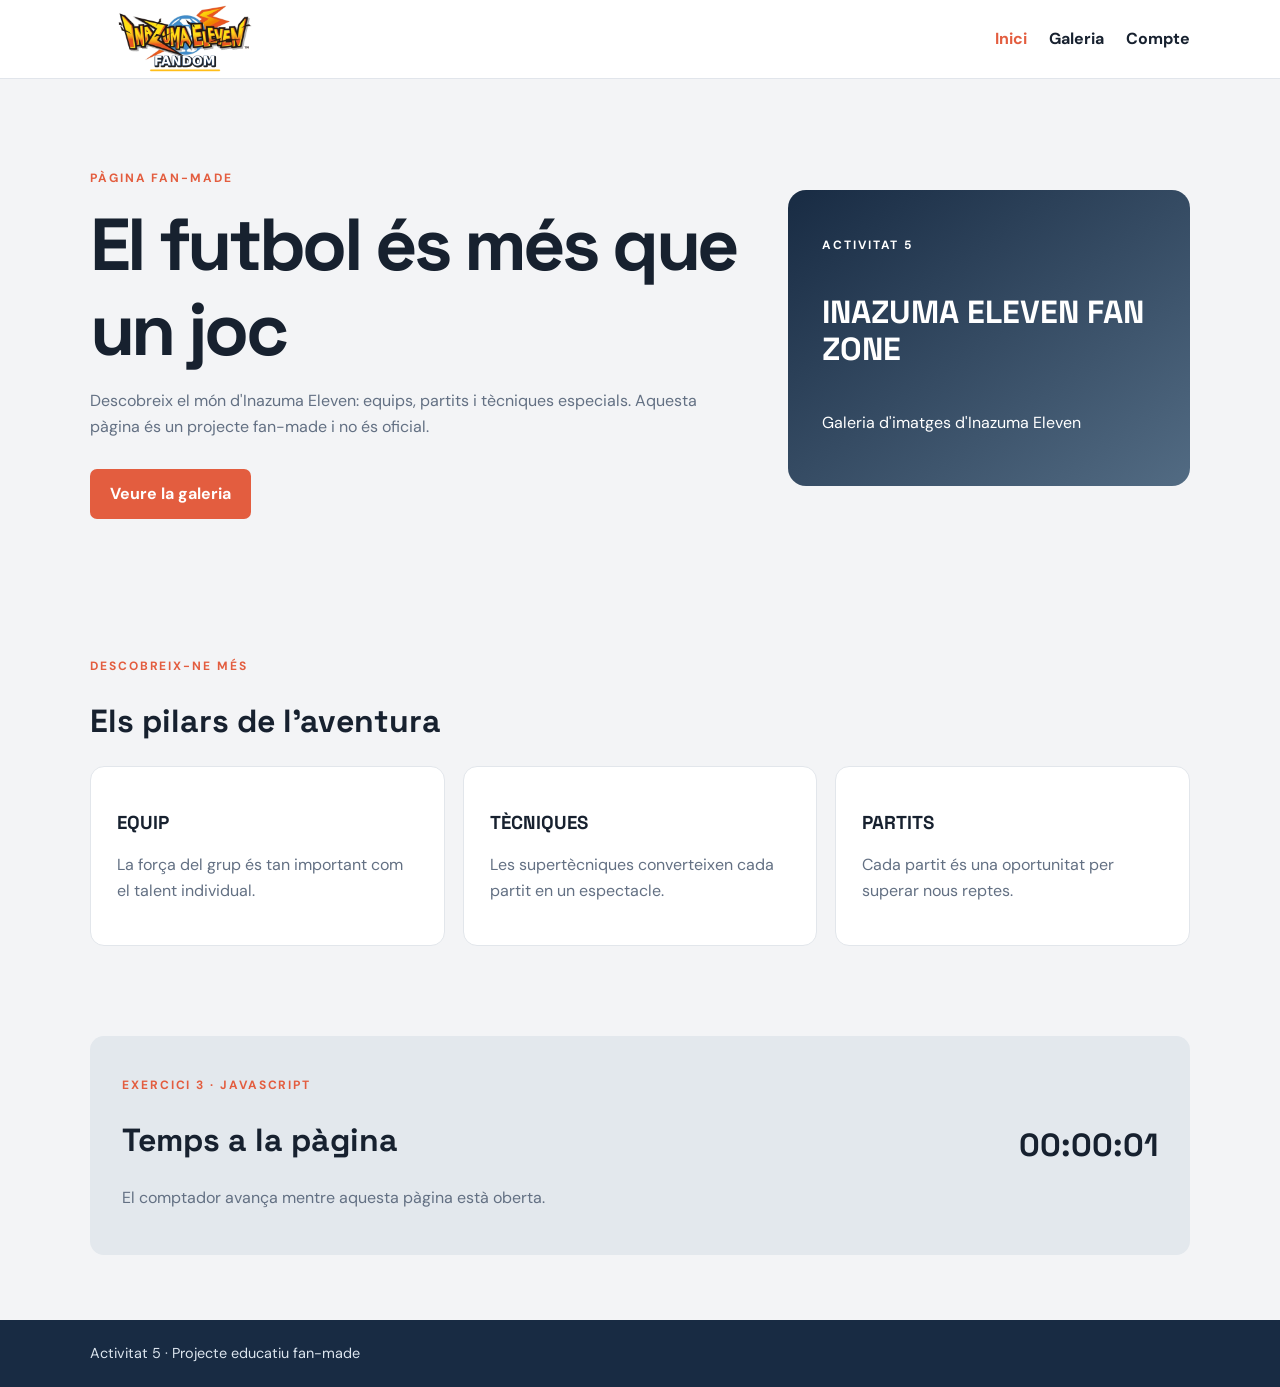
<file: A5_Inazuma_Eleven_logo_fandom/index.html>
<!doctype html>
<html lang="ca"><head><meta charset="utf-8"><meta name="viewport" content="width=device-width,initial-scale=1">
<meta name="description" content="Espai fan que està dedicat al futbol, als equips i a les tècniques especials de l'univers Inazuma Eleven."><meta name="author" content="Nom Cognom"><meta name="keywords" content="Inazuma Eleven, activitat, JavaScript">
<title>Inazuma Eleven - Inici</title><link rel="stylesheet" href="css/estils.css"><script>
let temps=0;
function compta(){temps++;let h=String(Math.floor(temps/3600)).padStart(2,'0');let m=String(Math.floor((temps%3600)/60)).padStart(2,'0');let s=String(temps%60).padStart(2,'0');document.getElementById('rellotge').textContent=h+':'+m+':'+s;}
window.addEventListener('load',()=>{document.getElementById('rellotge').textContent='00:00:00';setInterval(compta,1000);});
</script></head><body><header class="top"><div class="wrap"><a class="brand" href="index.html" aria-label="Inazuma Eleven Fandom - Inici"><img src="img/logo-inazuma-fandom.png" alt="Inazuma Eleven Fandom"></a><nav aria-label="Navegació principal"><a href="index.html" aria-current='page'>Inici</a><a href="galeria.html" >Galeria</a><a href="compte.html" >Compte</a></nav></div></header><main class="wrap"><section class="hero"><div><p class="eyebrow">PÀGINA FAN-MADE</p><h1>El futbol és més que un joc</h1><p>Descobreix el món d'Inazuma Eleven: equips, partits i tècniques especials. Aquesta pàgina és un projecte fan-made i no és oficial.</p><a class="button" href="galeria.html">Veure la galeria</a></div><aside class="hero-card"><p class="eyebrow">ACTIVITAT 5</p><h2>INAZUMA ELEVEN FAN ZONE</h2><p>Galeria d'imatges d'Inazuma Eleven</p></aside></section>
<section class="section"><p class="eyebrow">DESCOBREIX-NE MÉS</p><h2>Els pilars de l'aventura</h2><div class="cards"><article class="card"><h3>EQUIP</h3><p>La força del grup és tan important com el talent individual.</p></article><article class="card"><h3>TÈCNIQUES</h3><p>Les supertècniques converteixen cada partit en un espectacle.</p></article><article class="card"><h3>PARTITS</h3><p>Cada partit és una oportunitat per superar nous reptes.</p></article></div></section><section class="highlight"><div><p class="eyebrow">EXERCICI 3 · JAVASCRIPT</p><h2>Temps a la pàgina</h2><p>El comptador avança mentre aquesta pàgina està oberta.</p></div><output class="clock" id="rellotge">00:00:00</output></section></main><footer><div class="wrap">Activitat 5 · Projecte educatiu fan-made</div></footer></body></html>
</file>
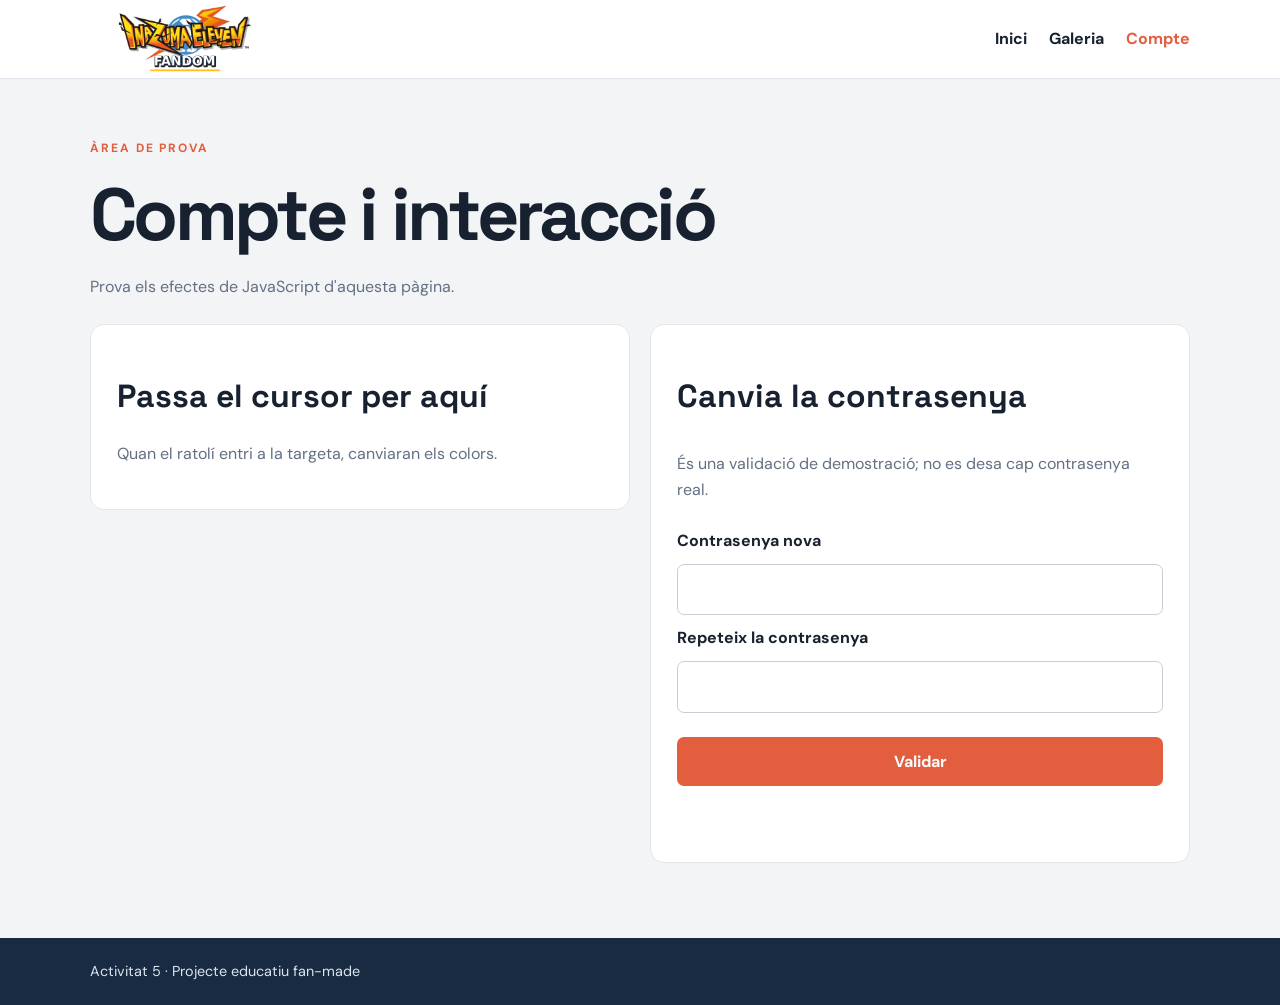
<file: A5_Inazuma_Eleven_logo_fandom/compte.html>
<!doctype html>
<html lang="ca"><head><meta charset="utf-8"><meta name="viewport" content="width=device-width,initial-scale=1">
<meta name="description" content="Espai fan dedicat al futbol, als equips i a les tècniques especials de l'univers Inazuma Eleven."><meta name="author" content="Nom Cognom"><meta name="keywords" content="Inazuma Eleven, activitat, JavaScript">
<title>Inazuma Eleven - Compte</title><link rel="stylesheet" href="css/estils.css"></head><body><header class="top"><div class="wrap"><a class="brand" href="index.html" aria-label="Inazuma Eleven Fandom - Inici"><img src="img/logo-inazuma-fandom.png" alt="Inazuma Eleven Fandom"></a><nav aria-label="Navegació principal"><a href="index.html" >Inici</a><a href="galeria.html" >Galeria</a><a href="compte.html" aria-current='page'>Compte</a></nav></div></header><main class="wrap"><section class="section"><p class="eyebrow">ÀREA DE PROVA</p><h1>Compte i interacció</h1><p>Prova els efectes de JavaScript d'aquesta pàgina.</p><div class="layout"><section class="card hoverbox" id="zona" onmouseover="activaZona()" onmouseout="desactivaZona()"><h2>Passa el cursor per aquí</h2><p>Quan el ratolí entri a la targeta, canviaran els colors.</p><p class="hidden" id="paragrafOcult">Molt bé! Has activat l'efecte onmouseover. Quan surtis de la targeta, aquest text s'amagarà.</p></section><form class="formbox" id="formulari"><h2>Canvia la contrasenya</h2><p>És una validació de demostració; no es desa cap contrasenya real.</p><label for="pass1">Contrasenya nova</label><input id="pass1" type="password" required><label for="pass2">Repeteix la contrasenya</label><input id="pass2" type="password" required><button class="button" type="submit">Validar</button><p id="resposta" class="result" aria-live="polite"></p></form></div></section></main><footer><div class="wrap">Activitat 5 · Projecte educatiu fan-made</div></footer><script src="components/script.js"></script></body></html>
</file>
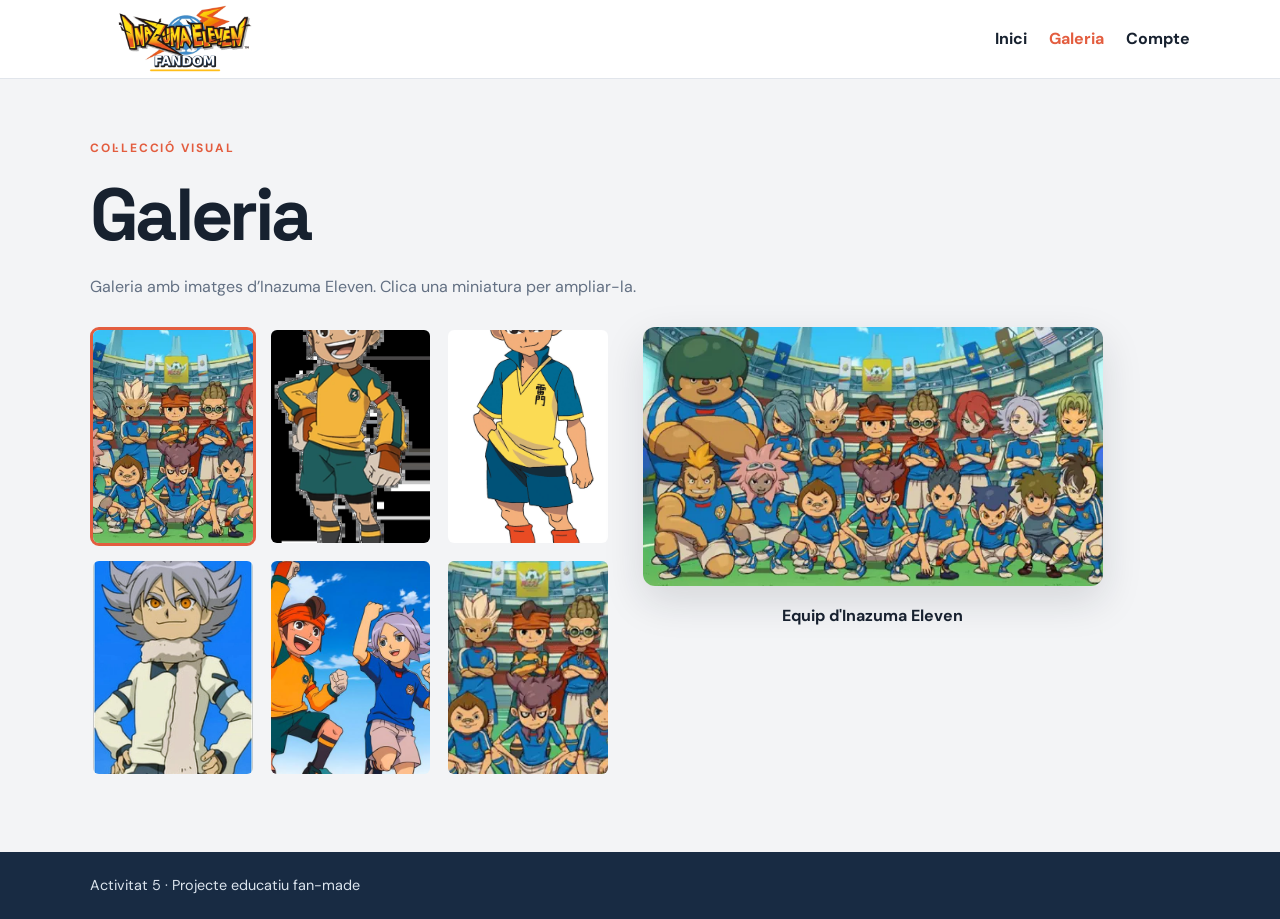
<file: A5_Inazuma_Eleven_logo_fandom/galeria.html>
<!doctype html>
<html lang="ca"><head><meta charset="utf-8"><meta name="viewport" content="width=device-width,initial-scale=1">
<meta name="description" content="Espai fan dedicat al futbol, als equips i a les tècniques especials de l'univers Inazuma Eleven."><meta name="author" content="Nom Cognom"><meta name="keywords" content="Inazuma Eleven, activitat, JavaScript">
<title>Inazuma Eleven - Galeria</title><link rel="stylesheet" href="css/estils.css"></head><body><header class="top"><div class="wrap"><a class="brand" href="index.html" aria-label="Inazuma Eleven Fandom - Inici"><img src="img/logo-inazuma-fandom.png" alt="Inazuma Eleven Fandom"></a><nav aria-label="Navegació principal"><a href="index.html" >Inici</a><a href="galeria.html" aria-current='page'>Galeria</a><a href="compte.html" >Compte</a></nav></div></header><main class="wrap"><section class="section"><p class="eyebrow">COL·LECCIÓ VISUAL</p><h1>Galeria</h1><p>Galeria amb imatges d’Inazuma Eleven. Clica una miniatura per ampliar-la.</p><div class="gallery"><div class="thumbs"><button class="thumb active" type="button" data-src="img/imatge1.png" data-label="Equip d'Inazuma Eleven"><img src="img/imatge1.png" alt="Miniatura: Equip d'Inazuma Eleven"></button><button class="thumb" type="button" data-src="img/imatge2.png" data-label="Mark Evans"><img src="img/imatge2.png" alt="Miniatura: Mark Evans"></button><button class="thumb" type="button" data-src="img/imatge3.png" data-label="Axel Blaze"><img src="img/imatge3.png" alt="Miniatura: Axel Blaze"></button><button class="thumb" type="button" data-src="img/imatge4.png" data-label="Aiden"><img src="img/imatge4.png" alt="Miniatura: Aiden"></button><button class="thumb" type="button" data-src="img/imatge5.png" data-label="Grup de jugadors"><img src="img/imatge5.png" alt="Miniatura: Grup de jugadors"></button><button class="thumb" type="button" data-src="img/imatge6.png" data-label="Detall de l'equip"><img src="img/imatge6.png" alt="Miniatura: Detall de l'equip"></button></div><figure><img id="imatgeGran" src="img/imatge1.png" alt="Imatge ampliada: Equip d'Inazuma Eleven"><figcaption id="peuImatge">Equip d'Inazuma Eleven</figcaption></figure></div></section></main><footer><div class="wrap">Activitat 5 · Projecte educatiu fan-made</div></footer><script src="components/script.js"></script></body></html>
</file>
<file: A5_Inazuma_Eleven_logo_fandom/css/estils.css>
@import url('https://fonts.googleapis.com/css2?family=DM+Sans:wght@400;500;700&family=Space+Grotesk:wght@500;600;700&display=swap');
:root{--bg:#f3f4f6;--ink:#17212f;--muted:#637083;--accent:#e35d3f;--dark:#182b43;--card:#fff}
*{box-sizing:border-box}body{margin:0;background:var(--bg);color:var(--ink);font:16px/1.6 'DM Sans',Arial,sans-serif}
h1,h2,h3,.brand{font-family:'Space Grotesk',Arial,sans-serif;line-height:1.15}h1{font-size:clamp(2.4rem,6vw,4.6rem);letter-spacing:-.05em;margin:.2em 0}h2{font-size:2rem}p{color:var(--muted)}
.wrap{width:min(1100px,calc(100% - 40px));margin:auto}.top{background:white;border-bottom:1px solid #e1e5eb}.top .wrap{min-height:78px;display:flex;justify-content:space-between;align-items:center;gap:20px}.brand{display:flex;align-items:center;flex:0 0 auto;text-decoration:none}.brand img{display:block;width:190px;height:auto;max-height:68px;object-fit:contain}nav{display:flex;gap:22px;flex-wrap:wrap}nav a{color:var(--ink);font-weight:700;text-decoration:none}nav a:hover,nav a[aria-current=page]{color:var(--accent)}
main{min-height:70vh}.hero{padding:78px 0;display:grid;grid-template-columns:1.3fr .8fr;gap:45px;align-items:center}.eyebrow{font-size:.75rem;letter-spacing:.16em;text-transform:uppercase;color:var(--accent);font-weight:700}.hero-card{padding:34px;border-radius:18px;background:linear-gradient(145deg,var(--dark),#526b83);color:white;min-height:270px;display:flex;flex-direction:column;justify-content:end}.hero-card h2,.hero-card p{color:white}.button{display:inline-block;margin-top:14px;padding:12px 20px;border:0;border-radius:7px;background:var(--accent);color:white;font:inherit;font-weight:700;text-decoration:none;cursor:pointer}.section{padding:48px 0 75px}.cards{display:grid;grid-template-columns:repeat(3,1fr);gap:18px}.card,.formbox{background:var(--card);border:1px solid #e2e6eb;border-radius:14px;padding:26px}.highlight{margin:15px 0 65px;padding:28px 32px;border-radius:14px;background:#e3e8ed;display:flex;justify-content:space-between;align-items:center;gap:20px}.clock{font:700 2rem 'Space Grotesk',monospace;white-space:nowrap}
.gallery{display:grid;grid-template-columns:1fr 1.05fr;gap:32px;align-items:start;margin-top:28px}.thumbs{display:grid;grid-template-columns:repeat(3,1fr);gap:12px}.thumb{padding:0;border:3px solid transparent;border-radius:9px;overflow:hidden;cursor:pointer;background:transparent}.thumb img{display:block;width:100%;aspect-ratio:3/4;object-fit:cover}.thumb.active,.thumb:hover{border-color:var(--accent)}figure{margin:0;max-width:460px}figure img{width:100%;max-height:650px;object-fit:contain;border-radius:12px;box-shadow:0 15px 40px #17212f22}figcaption{text-align:center;font-weight:700;padding:10px}
.layout{display:grid;grid-template-columns:1fr 1fr;gap:20px;margin-top:25px;align-items:start}.hoverbox{transition:.2s}.hoverbox.on{background:var(--dark);color:white}.hoverbox.on h2,.hoverbox.on p{color:white}.hidden{display:none}.hidden.show{display:block;border-top:1px solid #ffffff55;padding-top:14px}.formbox{display:flex;flex-direction:column;gap:10px}.formbox p{margin-top:0}.formbox label{font-weight:700}.formbox input{padding:12px;border:1px solid #c8ced6;border-radius:7px;font:inherit}.result{min-height:24px;font-weight:700}.ok{color:#21744c}.err{color:#b33b2c}footer{background:var(--dark);color:#dce5ee;padding:22px 0;font-size:.9rem}
@media(max-width:760px){.brand img{width:165px;max-height:60px}.top .wrap{align-items:flex-start;flex-direction:column;padding:15px 0}.hero,.gallery,.layout{grid-template-columns:1fr}.hero{padding:48px 0}.cards{grid-template-columns:1fr}.highlight{align-items:flex-start;flex-direction:column}}
</file>
